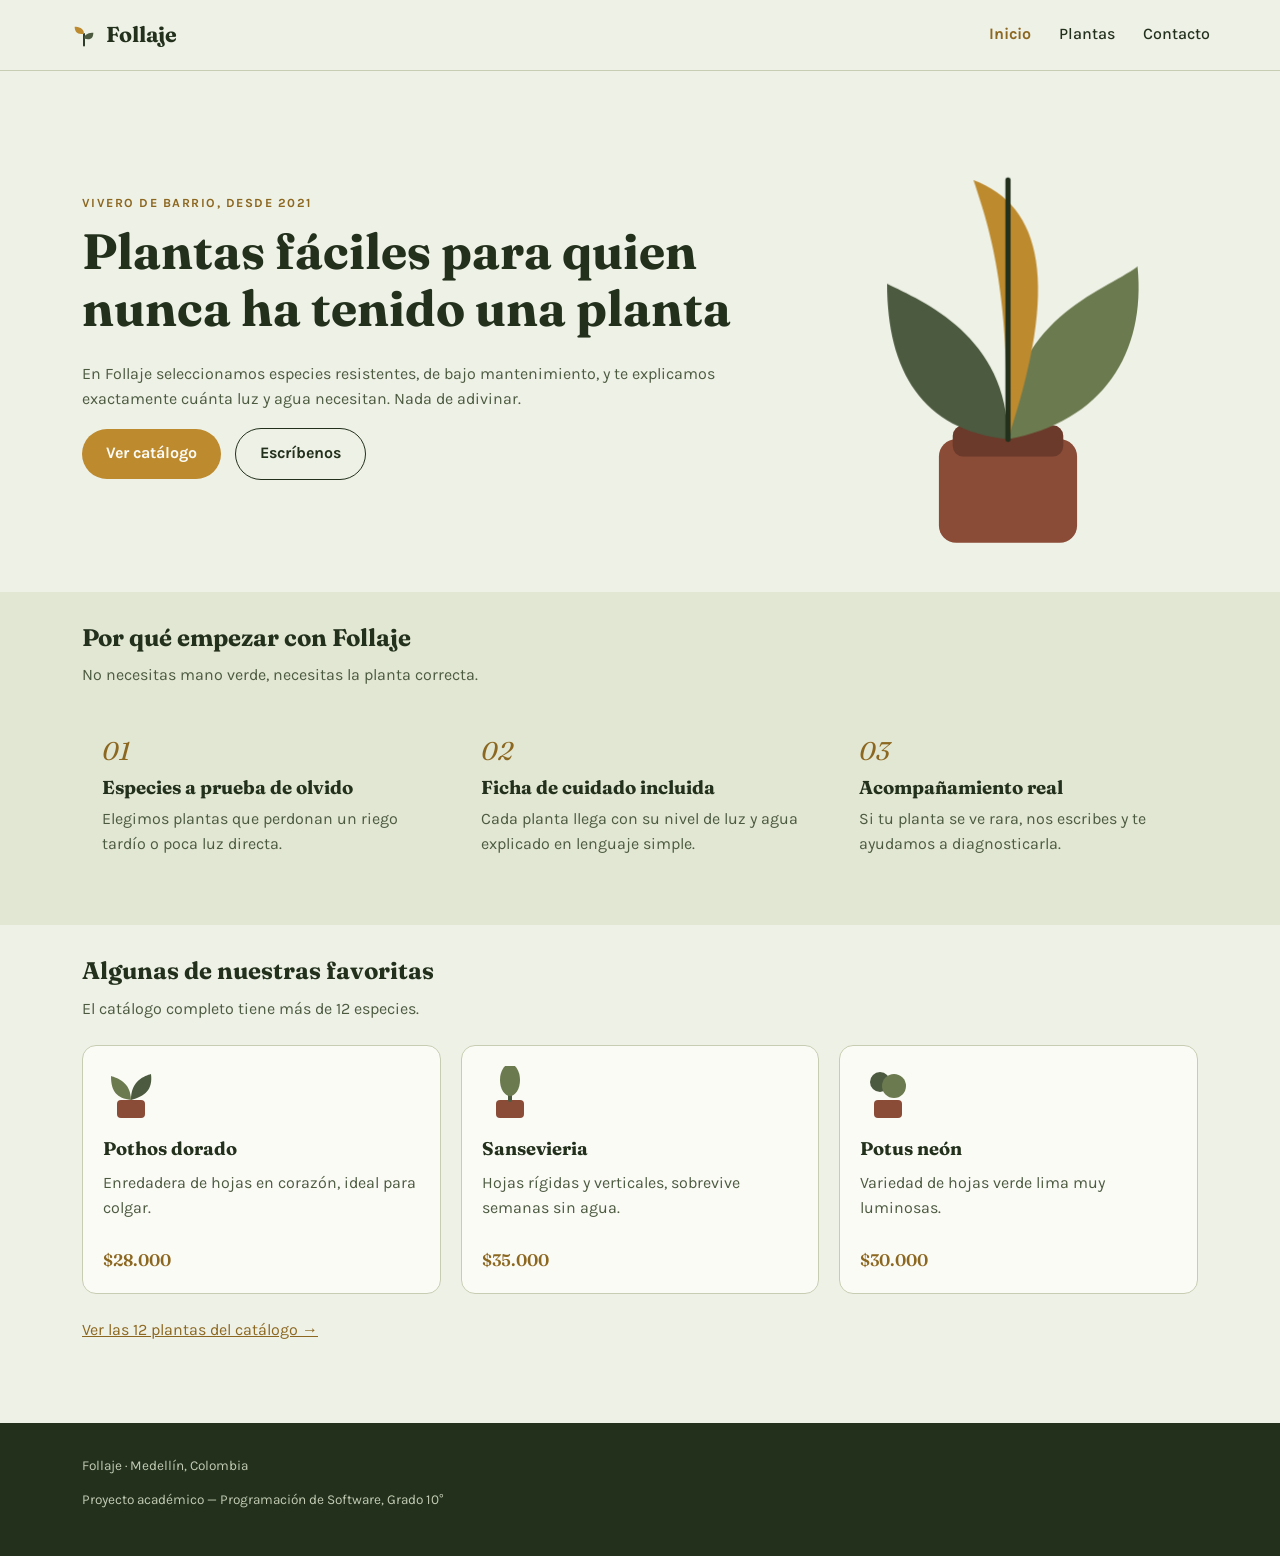
<file: index.html>
<!DOCTYPE html>
<html lang="es">
<head>
<meta charset="UTF-8">
<meta name="viewport" content="width=device-width, initial-scale=1.0">
<title>Follaje — Plantas de interior para principiantes</title>
<meta name="description" content="Follaje: plantas de interior fáciles de cuidar, guías de cuidado y envíos a domicilio.">
<link rel="stylesheet" href="css/styles.css">
</head>
<body>

<header class="site-header">
  <nav class="nav">
    <a href="index.html" class="brand">
      <svg class="brand-mark" viewBox="0 0 24 24" fill="none">
        <path d="M12 21V11" stroke="#22301C" stroke-width="1.6" stroke-linecap="round"/>
        <path d="M12 11C12 6 7 5 4 5C4 9 6 12 12 11Z" fill="#BD8A2E"/>
        <path d="M12 15C12 11 17 10 20 10C20 14 18 17 12 15Z" fill="#4C5A40"/>
      </svg>
      Follaje
    </a>
    <input type="checkbox" id="nav-toggle" class="nav-toggle">
    <label for="nav-toggle" class="nav-toggle-label" aria-label="Abrir menú">
      <span></span><span></span><span></span>
    </label>
    <ul class="nav-links">
      <li><a href="index.html" aria-current="page">Inicio</a></li>
      <li><a href="plantas.html">Plantas</a></li>
      <li><a href="contacto.html">Contacto</a></li>
    </ul>
  </nav>
</header>

<main>

  <section class="hero">
    <div class="container">
      <div class="hero-copy">
        <span class="eyebrow">Vivero de barrio, desde 2021</span>
        <h1>Plantas fáciles para quien nunca ha tenido una planta</h1>
        <p>En Follaje seleccionamos especies resistentes, de bajo mantenimiento, y te explicamos exactamente cuánta luz y agua necesitan. Nada de adivinar.</p>
        <a href="plantas.html" class="btn">Ver catálogo</a>
        <a href="contacto.html" class="btn btn-ghost" style="margin-left:0.6rem;">Escríbenos</a>
      </div>
      <div class="hero-illustration">
        <svg viewBox="0 0 220 260" fill="none" xmlns="http://www.w3.org/2000/svg" aria-hidden="true">
          <rect x="70" y="190" width="80" height="60" rx="10" fill="#8A4B37"/>
          <rect x="78" y="182" width="64" height="18" rx="6" fill="#6B3A2A"/>
          <path class="grow-leaf" d="M110 190 C110 130 60 110 40 100 C40 150 60 185 110 190Z" fill="#4C5A40"/>
          <path class="grow-leaf" d="M110 190 C110 120 165 105 185 90 C190 140 165 180 110 190Z" fill="#6B7A4F"/>
          <path class="grow-leaf" d="M110 190 C110 100 100 70 90 40 C130 55 140 100 110 190Z" fill="#BD8A2E"/>
          <path class="grow-leaf" d="M110 190 L110 40" stroke="#22301C" stroke-width="3" stroke-linecap="round"/>
        </svg>
      </div>
    </div>
  </section>

  <section class="section-alt">
    <div class="container">
      <div class="section-head">
        <h2>Por qué empezar con Follaje</h2>
        <p>No necesitas mano verde, necesitas la planta correcta.</p>
      </div>
      <div class="feature-grid">
        <div class="feature-card">
          <span class="num">01</span>
          <h3>Especies a prueba de olvido</h3>
          <p>Elegimos plantas que perdonan un riego tardío o poca luz directa.</p>
        </div>
        <div class="feature-card">
          <span class="num">02</span>
          <h3>Ficha de cuidado incluida</h3>
          <p>Cada planta llega con su nivel de luz y agua explicado en lenguaje simple.</p>
        </div>
        <div class="feature-card">
          <span class="num">03</span>
          <h3>Acompañamiento real</h3>
          <p>Si tu planta se ve rara, nos escribes y te ayudamos a diagnosticarla.</p>
        </div>
      </div>
    </div>
  </section>

  <section>
    <div class="container">
      <div class="section-head">
        <h2>Algunas de nuestras favoritas</h2>
        <p>El catálogo completo tiene más de 12 especies.</p>
      </div>
      <div class="plant-grid">

        <article class="plant-card">
          <svg class="pot-icon" viewBox="0 0 56 56" aria-hidden="true">
            <rect x="14" y="34" width="28" height="18" rx="4" fill="#8A4B37"/>
            <path d="M28 34C28 16 14 12 8 10C8 26 14 32 28 34Z" fill="#6B7A4F"/>
            <path d="M28 34C28 14 42 10 48 8C50 24 42 30 28 34Z" fill="#4C5A40"/>
          </svg>
          <h3>Pothos dorado</h3>
          <p>Enredadera de hojas en corazón, ideal para colgar.</p>
          <span class="price">$28.000</span>
        </article>

        <article class="plant-card">
          <svg class="pot-icon" viewBox="0 0 56 56" aria-hidden="true">
            <rect x="14" y="34" width="28" height="18" rx="4" fill="#8A4B37"/>
            <path d="M28 34V8" stroke="#4C5A40" stroke-width="4" stroke-linecap="round"/>
            <ellipse cx="28" cy="14" rx="10" ry="16" fill="#6B7A4F"/>
          </svg>
          <h3>Sansevieria</h3>
          <p>Hojas rígidas y verticales, sobrevive semanas sin agua.</p>
          <span class="price">$35.000</span>
        </article>

        <article class="plant-card">
          <svg class="pot-icon" viewBox="0 0 56 56" aria-hidden="true">
            <rect x="14" y="34" width="28" height="18" rx="4" fill="#8A4B37"/>
            <circle cx="20" cy="16" r="10" fill="#4C5A40"/>
            <circle cx="34" cy="20" r="12" fill="#6B7A4F"/>
          </svg>
          <h3>Potus neón</h3>
          <p>Variedad de hojas verde lima muy luminosas.</p>
          <span class="price">$30.000</span>
        </article>

      </div>
      <p style="margin-top:1.5rem;"><a href="plantas.html">Ver las 12 plantas del catálogo →</a></p>
    </div>
  </section>

</main>

<footer class="site-footer">
  <div class="container">
    <p>Follaje · Medellín, Colombia</p>
    <p>Proyecto académico — Programación de Software, Grado 10°</p>
  </div>
</footer>

</body>
</html>
</file>
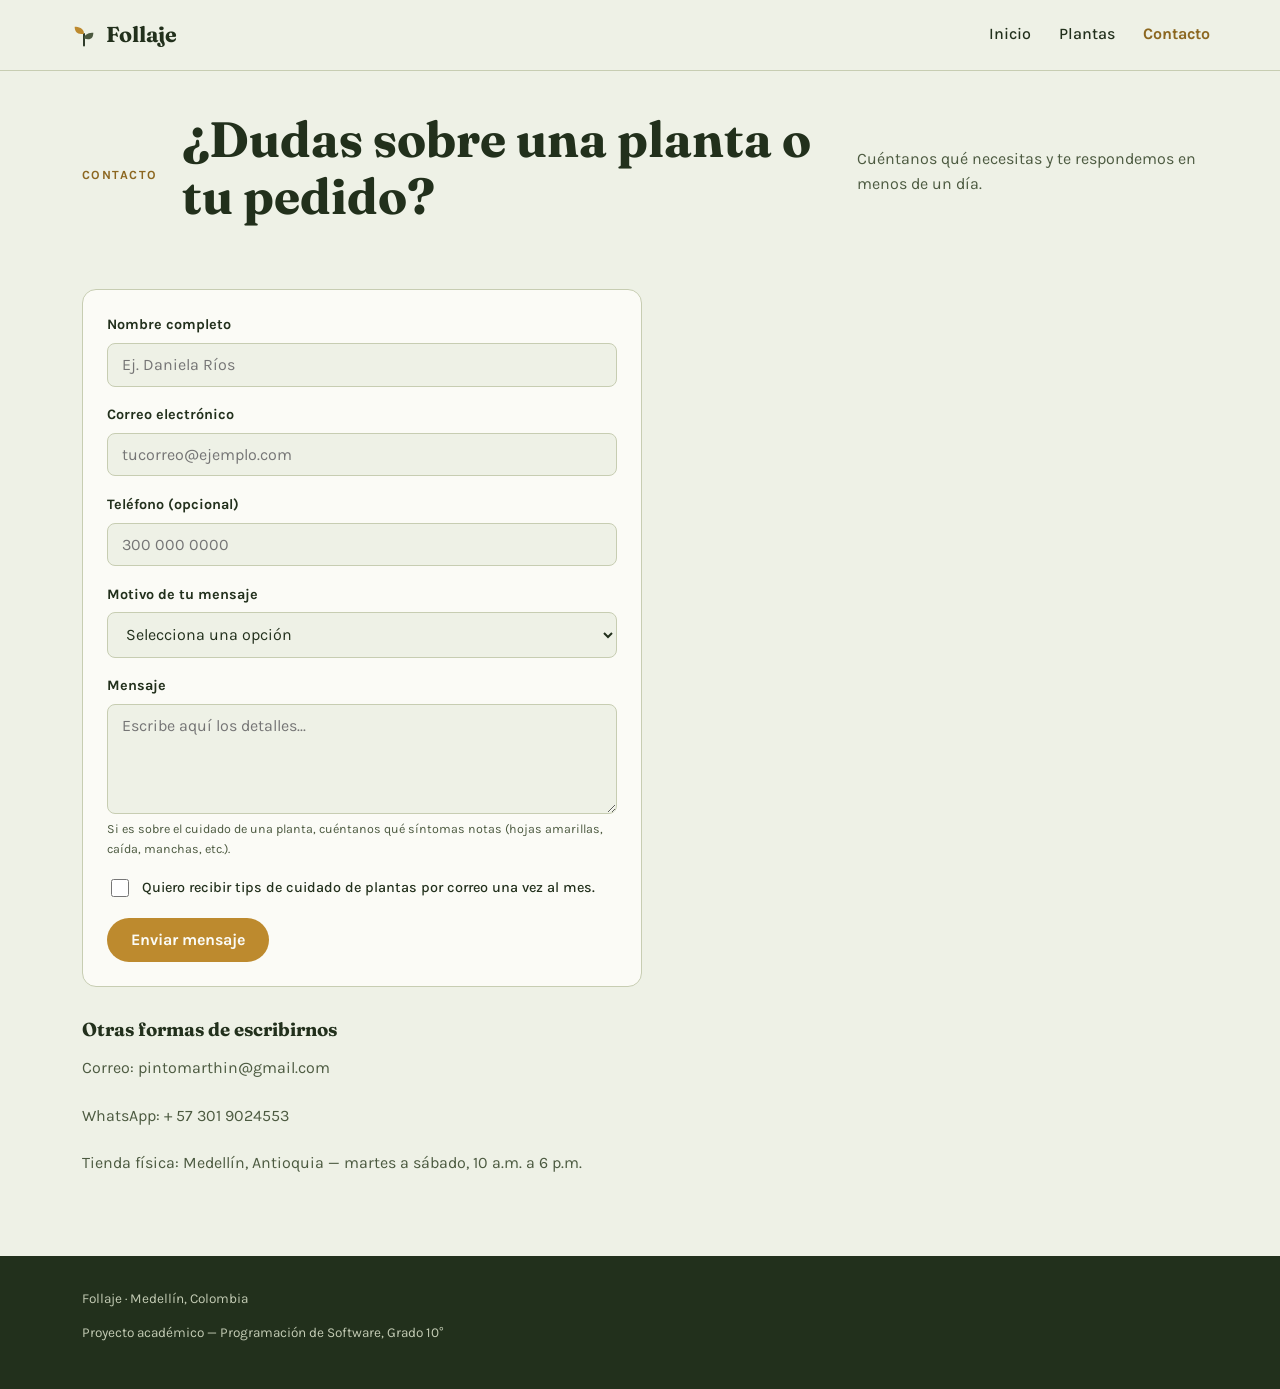
<file: contacto.html>
<!DOCTYPE html>
<html lang="es">
<head>
<meta charset="UTF-8">
<meta name="viewport" content="width=device-width, initial-scale=1.0">
<title>Contacto — Follaje</title>
<meta name="description" content="Escríbenos a Follaje: pedidos, dudas de cuidado o visitas a la tienda.">
<link rel="stylesheet" href="css/styles.css">
</head>
<body>

<header class="site-header">
  <nav class="nav">
    <a href="index.html" class="brand">
      <svg class="brand-mark" viewBox="0 0 24 24" fill="none">
        <path d="M12 21V11" stroke="#22301C" stroke-width="1.6" stroke-linecap="round"/>
        <path d="M12 11C12 6 7 5 4 5C4 9 6 12 12 11Z" fill="#BD8A2E"/>
        <path d="M12 15C12 11 17 10 20 10C20 14 18 17 12 15Z" fill="#4C5A40"/>
      </svg>
      Follaje
    </a>
    <input type="checkbox" id="nav-toggle" class="nav-toggle">
    <label for="nav-toggle" class="nav-toggle-label" aria-label="Abrir menú">
      <span></span><span></span><span></span>
    </label>
    <ul class="nav-links">
      <li><a href="index.html">Inicio</a></li>
      <li><a href="plantas.html">Plantas</a></li>
      <li><a href="contacto.html" aria-current="page">Contacto</a></li>
    </ul>
  </nav>
</header>

<main>
  <section class="hero" style="padding-bottom:0.5rem;">
    <div class="container">
      <span class="eyebrow">Contacto</span>
      <h1>¿Dudas sobre una planta o tu pedido?</h1>
      <p>Cuéntanos qué necesitas y te respondemos en menos de un día.</p>
    </div>
  </section>

  <section>
    <div class="container">

      <form class="form-card" action="#" method="post">

        <div class="field">
          <label for="nombre">Nombre completo</label>
          <input type="text" id="nombre" name="nombre" placeholder="Ej. Daniela Ríos" required>
        </div>

        <div class="field">
          <label for="email">Correo electrónico</label>
          <input type="email" id="email" name="email" placeholder="tucorreo@ejemplo.com" required>
        </div>

        <div class="field">
          <label for="telefono">Teléfono (opcional)</label>
          <input type="tel" id="telefono" name="telefono" placeholder="300 000 0000" pattern="[0-9 ]{7,15}">
        </div>

        <div class="field">
          <label for="motivo">Motivo de tu mensaje</label>
          <select id="motivo" name="motivo" required>
            <option value="" selected disabled>Selecciona una opción</option>
            <option value="pedido">Estado de un pedido</option>
            <option value="cuidado">Consulta de cuidado de una planta</option>
            <option value="visita">Agendar visita a la tienda</option>
            <option value="otro">Otro</option>
          </select>
        </div>

        <div class="field">
          <label for="mensaje">Mensaje</label>
          <textarea id="mensaje" name="mensaje" placeholder="Escribe aquí los detalles..." required></textarea>
          <p class="hint">Si es sobre el cuidado de una planta, cuéntanos qué síntomas notas (hojas amarillas, caída, manchas, etc.).</p>
        </div>

        <div class="field checkbox-row">
          <input type="checkbox" id="newsletter" name="newsletter">
          <label for="newsletter">Quiero recibir tips de cuidado de plantas por correo una vez al mes.</label>
        </div>

        <button type="submit" class="btn">Enviar mensaje</button>
      </form>

      <div class="contact-info">
        <h3>Otras formas de escribirnos</h3>
        <p>Correo: pintomarthin@gmail.com</p>
        <p>WhatsApp: + 57 301 9024553</p>
        <p>Tienda física: Medellín, Antioquia — martes a sábado, 10 a.m. a 6 p.m.</p>
      </div>

    </div>
  </section>
</main>

<footer class="site-footer">
  <div class="container">
    <p>Follaje · Medellín, Colombia</p>
    <p>Proyecto académico — Programación de Software, Grado 10°</p>
  </div>
</footer>

</body>
</html>
</file>
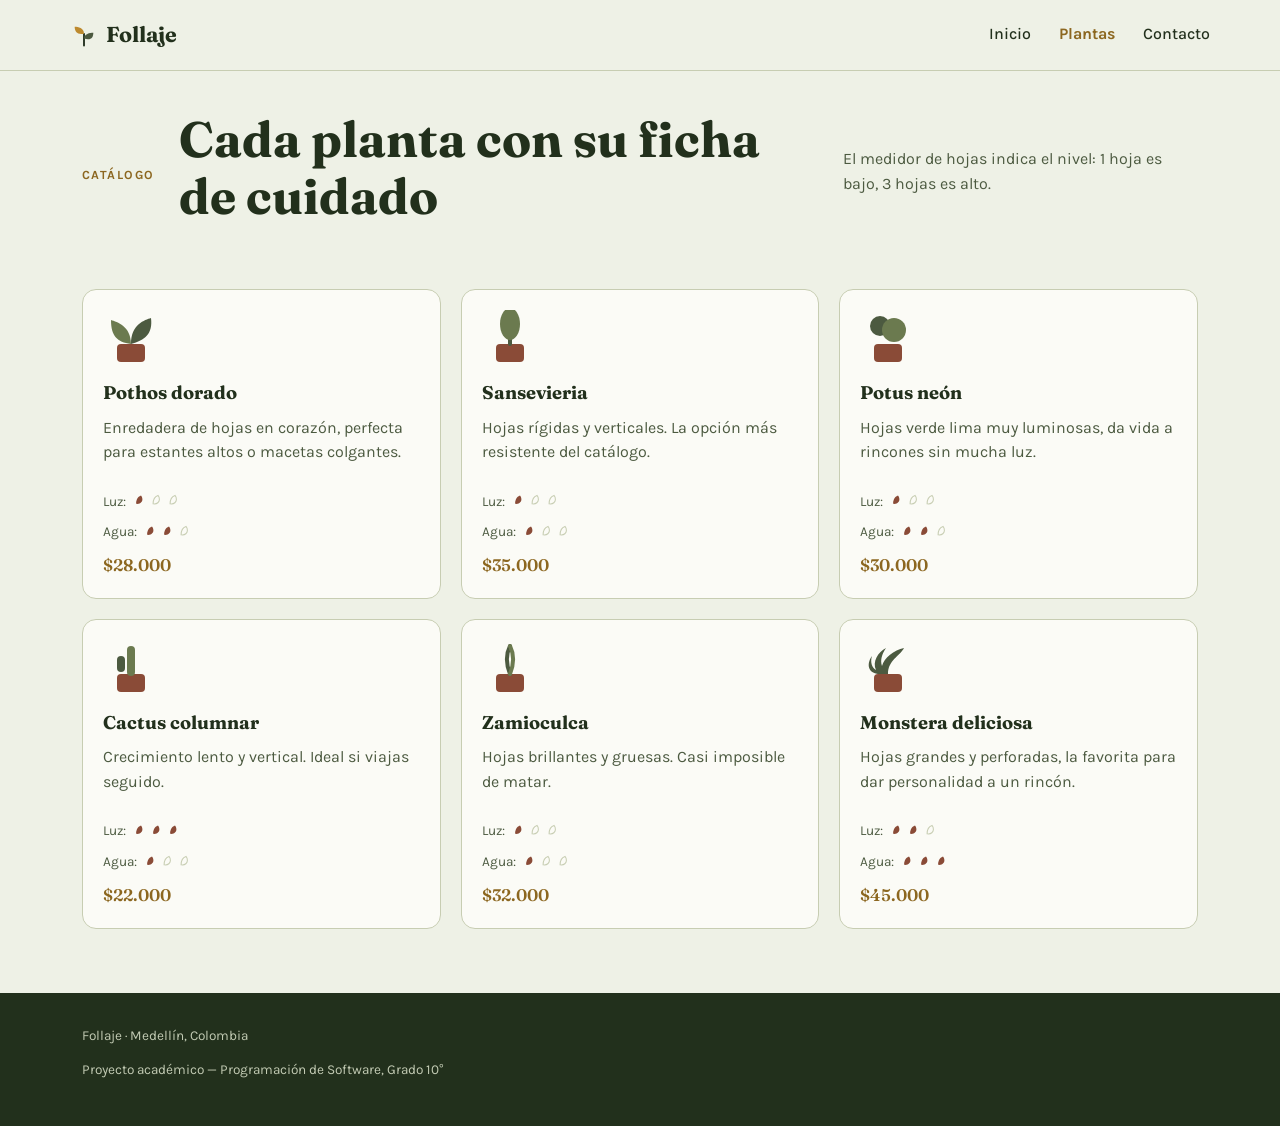
<file: plantas.html>
<!DOCTYPE html>
<html lang="es">
<head>
<meta charset="UTF-8">
<meta name="viewport" content="width=device-width, initial-scale=1.0">
<title>Catálogo de plantas — Follaje</title>
<meta name="description" content="Catálogo de plantas de interior de Follaje, con nivel de luz y agua para cada una.">
<link rel="stylesheet" href="css/styles.css">
</head>
<body>

<header class="site-header">
  <nav class="nav">
    <a href="index.html" class="brand">
      <svg class="brand-mark" viewBox="0 0 24 24" fill="none">
        <path d="M12 21V11" stroke="#22301C" stroke-width="1.6" stroke-linecap="round"/>
        <path d="M12 11C12 6 7 5 4 5C4 9 6 12 12 11Z" fill="#BD8A2E"/>
        <path d="M12 15C12 11 17 10 20 10C20 14 18 17 12 15Z" fill="#4C5A40"/>
      </svg>
      Follaje
    </a>
    <input type="checkbox" id="nav-toggle" class="nav-toggle">
    <label for="nav-toggle" class="nav-toggle-label" aria-label="Abrir menú">
      <span></span><span></span><span></span>
    </label>
    <ul class="nav-links">
      <li><a href="index.html">Inicio</a></li>
      <li><a href="plantas.html" aria-current="page">Plantas</a></li>
      <li><a href="contacto.html">Contacto</a></li>
    </ul>
  </nav>
</header>

<main>
  <section class="hero" style="padding-bottom:0.5rem;">
    <div class="container">
      <span class="eyebrow">Catálogo</span>
      <h1>Cada planta con su ficha de cuidado</h1>
      <p>El medidor de hojas indica el nivel: 1 hoja es bajo, 3 hojas es alto.</p>
    </div>
  </section>

  <section>
    <div class="container">
      <div class="plant-grid">

        <!-- Pothos dorado -->
        <article class="plant-card">
          <svg class="pot-icon" viewBox="0 0 56 56" aria-hidden="true">
            <rect x="14" y="34" width="28" height="18" rx="4" fill="#8A4B37"/>
            <path d="M28 34C28 16 14 12 8 10C8 26 14 32 28 34Z" fill="#6B7A4F"/>
            <path d="M28 34C28 14 42 10 48 8C50 24 42 30 28 34Z" fill="#4C5A40"/>
          </svg>
          <h3>Pothos dorado</h3>
          <p>Enredadera de hojas en corazón, perfecta para estantes altos o macetas colgantes.</p>
          <div class="care-row">Luz:
            <span class="leaf-meter">
              <svg viewBox="0 0 20 20"><path class="fill" d="M10 2C4 4 3 10 3 14c6 1 9-3 9-6 0-3-1-5-2-6Z"/></svg>
              <svg viewBox="0 0 20 20" class="empty"><path class="fill" d="M10 2C4 4 3 10 3 14c6 1 9-3 9-6 0-3-1-5-2-6Z"/></svg>
              <svg viewBox="0 0 20 20" class="empty"><path class="fill" d="M10 2C4 4 3 10 3 14c6 1 9-3 9-6 0-3-1-5-2-6Z"/></svg>
            </span>
          </div>
          <div class="care-row">Agua:
            <span class="leaf-meter">
              <svg viewBox="0 0 20 20"><path class="fill" d="M10 2C4 4 3 10 3 14c6 1 9-3 9-6 0-3-1-5-2-6Z"/></svg>
              <svg viewBox="0 0 20 20"><path class="fill" d="M10 2C4 4 3 10 3 14c6 1 9-3 9-6 0-3-1-5-2-6Z"/></svg>
              <svg viewBox="0 0 20 20" class="empty"><path class="fill" d="M10 2C4 4 3 10 3 14c6 1 9-3 9-6 0-3-1-5-2-6Z"/></svg>
            </span>
          </div>
          <span class="price">$28.000</span>
        </article>

        <!-- Sansevieria -->
        <article class="plant-card">
          <svg class="pot-icon" viewBox="0 0 56 56" aria-hidden="true">
            <rect x="14" y="34" width="28" height="18" rx="4" fill="#8A4B37"/>
            <path d="M28 34V8" stroke="#4C5A40" stroke-width="4" stroke-linecap="round"/>
            <ellipse cx="28" cy="14" rx="10" ry="16" fill="#6B7A4F"/>
          </svg>
          <h3>Sansevieria</h3>
          <p>Hojas rígidas y verticales. La opción más resistente del catálogo.</p>
          <div class="care-row">Luz:
            <span class="leaf-meter">
              <svg viewBox="0 0 20 20"><path class="fill" d="M10 2C4 4 3 10 3 14c6 1 9-3 9-6 0-3-1-5-2-6Z"/></svg>
              <svg viewBox="0 0 20 20" class="empty"><path class="fill" d="M10 2C4 4 3 10 3 14c6 1 9-3 9-6 0-3-1-5-2-6Z"/></svg>
              <svg viewBox="0 0 20 20" class="empty"><path class="fill" d="M10 2C4 4 3 10 3 14c6 1 9-3 9-6 0-3-1-5-2-6Z"/></svg>
            </span>
          </div>
          <div class="care-row">Agua:
            <span class="leaf-meter">
              <svg viewBox="0 0 20 20"><path class="fill" d="M10 2C4 4 3 10 3 14c6 1 9-3 9-6 0-3-1-5-2-6Z"/></svg>
              <svg viewBox="0 0 20 20" class="empty"><path class="fill" d="M10 2C4 4 3 10 3 14c6 1 9-3 9-6 0-3-1-5-2-6Z"/></svg>
              <svg viewBox="0 0 20 20" class="empty"><path class="fill" d="M10 2C4 4 3 10 3 14c6 1 9-3 9-6 0-3-1-5-2-6Z"/></svg>
            </span>
          </div>
          <span class="price">$35.000</span>
        </article>

        <!-- Potus neón -->
        <article class="plant-card">
          <svg class="pot-icon" viewBox="0 0 56 56" aria-hidden="true">
            <rect x="14" y="34" width="28" height="18" rx="4" fill="#8A4B37"/>
            <circle cx="20" cy="16" r="10" fill="#4C5A40"/>
            <circle cx="34" cy="20" r="12" fill="#6B7A4F"/>
          </svg>
          <h3>Potus neón</h3>
          <p>Hojas verde lima muy luminosas, da vida a rincones sin mucha luz.</p>
          <div class="care-row">Luz:
            <span class="leaf-meter">
              <svg viewBox="0 0 20 20"><path class="fill" d="M10 2C4 4 3 10 3 14c6 1 9-3 9-6 0-3-1-5-2-6Z"/></svg>
              <svg viewBox="0 0 20 20" class="empty"><path class="fill" d="M10 2C4 4 3 10 3 14c6 1 9-3 9-6 0-3-1-5-2-6Z"/></svg>
              <svg viewBox="0 0 20 20" class="empty"><path class="fill" d="M10 2C4 4 3 10 3 14c6 1 9-3 9-6 0-3-1-5-2-6Z"/></svg>
            </span>
          </div>
          <div class="care-row">Agua:
            <span class="leaf-meter">
              <svg viewBox="0 0 20 20"><path class="fill" d="M10 2C4 4 3 10 3 14c6 1 9-3 9-6 0-3-1-5-2-6Z"/></svg>
              <svg viewBox="0 0 20 20"><path class="fill" d="M10 2C4 4 3 10 3 14c6 1 9-3 9-6 0-3-1-5-2-6Z"/></svg>
              <svg viewBox="0 0 20 20" class="empty"><path class="fill" d="M10 2C4 4 3 10 3 14c6 1 9-3 9-6 0-3-1-5-2-6Z"/></svg>
            </span>
          </div>
          <span class="price">$30.000</span>
        </article>

        <!-- Cactus san pedro -->
        <article class="plant-card">
          <svg class="pot-icon" viewBox="0 0 56 56" aria-hidden="true">
            <rect x="14" y="34" width="28" height="18" rx="4" fill="#8A4B37"/>
            <rect x="24" y="6" width="8" height="30" rx="4" fill="#6B7A4F"/>
            <rect x="14" y="16" width="8" height="16" rx="4" fill="#4C5A40"/>
          </svg>
          <h3>Cactus columnar</h3>
          <p>Crecimiento lento y vertical. Ideal si viajas seguido.</p>
          <div class="care-row">Luz:
            <span class="leaf-meter">
              <svg viewBox="0 0 20 20"><path class="fill" d="M10 2C4 4 3 10 3 14c6 1 9-3 9-6 0-3-1-5-2-6Z"/></svg>
              <svg viewBox="0 0 20 20"><path class="fill" d="M10 2C4 4 3 10 3 14c6 1 9-3 9-6 0-3-1-5-2-6Z"/></svg>
              <svg viewBox="0 0 20 20"><path class="fill" d="M10 2C4 4 3 10 3 14c6 1 9-3 9-6 0-3-1-5-2-6Z"/></svg>
            </span>
          </div>
          <div class="care-row">Agua:
            <span class="leaf-meter">
              <svg viewBox="0 0 20 20"><path class="fill" d="M10 2C4 4 3 10 3 14c6 1 9-3 9-6 0-3-1-5-2-6Z"/></svg>
              <svg viewBox="0 0 20 20" class="empty"><path class="fill" d="M10 2C4 4 3 10 3 14c6 1 9-3 9-6 0-3-1-5-2-6Z"/></svg>
              <svg viewBox="0 0 20 20" class="empty"><path class="fill" d="M10 2C4 4 3 10 3 14c6 1 9-3 9-6 0-3-1-5-2-6Z"/></svg>
            </span>
          </div>
          <span class="price">$22.000</span>
        </article>

        <!-- Zamioculca -->
        <article class="plant-card">
          <svg class="pot-icon" viewBox="0 0 56 56" aria-hidden="true">
            <rect x="14" y="34" width="28" height="18" rx="4" fill="#8A4B37"/>
            <path d="M28 34C24 24 24 14 28 6" stroke="#4C5A40" stroke-width="4" stroke-linecap="round" fill="none"/>
            <path d="M28 34C32 24 32 14 28 6" stroke="#6B7A4F" stroke-width="4" stroke-linecap="round" fill="none"/>
          </svg>
          <h3>Zamioculca</h3>
          <p>Hojas brillantes y gruesas. Casi imposible de matar.</p>
          <div class="care-row">Luz:
            <span class="leaf-meter">
              <svg viewBox="0 0 20 20"><path class="fill" d="M10 2C4 4 3 10 3 14c6 1 9-3 9-6 0-3-1-5-2-6Z"/></svg>
              <svg viewBox="0 0 20 20" class="empty"><path class="fill" d="M10 2C4 4 3 10 3 14c6 1 9-3 9-6 0-3-1-5-2-6Z"/></svg>
              <svg viewBox="0 0 20 20" class="empty"><path class="fill" d="M10 2C4 4 3 10 3 14c6 1 9-3 9-6 0-3-1-5-2-6Z"/></svg>
            </span>
          </div>
          <div class="care-row">Agua:
            <span class="leaf-meter">
              <svg viewBox="0 0 20 20"><path class="fill" d="M10 2C4 4 3 10 3 14c6 1 9-3 9-6 0-3-1-5-2-6Z"/></svg>
              <svg viewBox="0 0 20 20" class="empty"><path class="fill" d="M10 2C4 4 3 10 3 14c6 1 9-3 9-6 0-3-1-5-2-6Z"/></svg>
              <svg viewBox="0 0 20 20" class="empty"><path class="fill" d="M10 2C4 4 3 10 3 14c6 1 9-3 9-6 0-3-1-5-2-6Z"/></svg>
            </span>
          </div>
          <span class="price">$32.000</span>
        </article>

        <!-- Monstera -->
        <article class="plant-card">
          <svg class="pot-icon" viewBox="0 0 56 56" aria-hidden="true">
            <rect x="14" y="34" width="28" height="18" rx="4" fill="#8A4B37"/>
            <path d="M28 34C28 20 40 16 44 8C34 10 24 18 22 26C20 20 22 14 26 8C18 12 12 22 16 30C12 28 10 22 12 16C6 24 8 34 20 34Z" fill="#4C5A40"/>
          </svg>
          <h3>Monstera deliciosa</h3>
          <p>Hojas grandes y perforadas, la favorita para dar personalidad a un rincón.</p>
          <div class="care-row">Luz:
            <span class="leaf-meter">
              <svg viewBox="0 0 20 20"><path class="fill" d="M10 2C4 4 3 10 3 14c6 1 9-3 9-6 0-3-1-5-2-6Z"/></svg>
              <svg viewBox="0 0 20 20"><path class="fill" d="M10 2C4 4 3 10 3 14c6 1 9-3 9-6 0-3-1-5-2-6Z"/></svg>
              <svg viewBox="0 0 20 20" class="empty"><path class="fill" d="M10 2C4 4 3 10 3 14c6 1 9-3 9-6 0-3-1-5-2-6Z"/></svg>
            </span>
          </div>
          <div class="care-row">Agua:
            <span class="leaf-meter">
              <svg viewBox="0 0 20 20"><path class="fill" d="M10 2C4 4 3 10 3 14c6 1 9-3 9-6 0-3-1-5-2-6Z"/></svg>
              <svg viewBox="0 0 20 20"><path class="fill" d="M10 2C4 4 3 10 3 14c6 1 9-3 9-6 0-3-1-5-2-6Z"/></svg>
              <svg viewBox="0 0 20 20"><path class="fill" d="M10 2C4 4 3 10 3 14c6 1 9-3 9-6 0-3-1-5-2-6Z"/></svg>
            </span>
          </div>
          <span class="price">$45.000</span>
        </article>

      </div>
    </div>
  </section>
</main>

<footer class="site-footer">
  <div class="container">
    <p>Follaje · Medellín, Colombia</p>
    <p>Proyecto académico — Programación de Software, Grado 10°</p>
  </div>
</footer>

</body>
</html>
</file>
<file: css/styles.css>
/* =========================================================
   FOLLAJE — hoja de estilos
   Enfoque: Mobile-first. Las reglas base son para celular;
   las @media queries ajustan tablet y escritorio.
   ========================================================= */

@import url('https://fonts.googleapis.com/css2?family=Fraunces:ital,wght@0,500;0,600;0,700;1,500&family=Karla:wght@400;500;700&display=swap');

:root{
  /* Paleta */
  --bg:        #EEF1E6; /* papel salvia claro */
  --bg-alt:    #E2E7D3; /* panel salvia un poco más oscuro */
  --ink:       #22301C; /* verde musgo casi negro, texto principal */
  --ink-soft:  #4C5A40; /* verde musgo suave, texto secundario */
  --accent:    #BD8A2E; /* mostaza/ocre, para acentos y enlaces */
  --accent-dk: #8C6720; /* mostaza oscuro, hover */
  --clay:      #8A4B37; /* terracota apagado, solo para "nivel de cuidado" */
  --line:      #C7CDB2; /* líneas divisorias */
  --white:     #FBFBF6;

  --font-display: 'Fraunces', serif;
  --font-body: 'Karla', sans-serif;

  --radius: 14px;
  --maxw: 1180px;
}

@media (prefers-reduced-motion: reduce){
  *{ animation-duration: 0.001ms !important; animation-iteration-count: 1 !important; transition-duration: 0.001ms !important; }
}

*, *::before, *::after{ box-sizing: border-box; }

html{ scroll-behavior: smooth; }

body{
  margin: 0;
  background: var(--bg);
  color: var(--ink);
  font-family: var(--font-body);
  line-height: 1.55;
  -webkit-font-smoothing: antialiased;
}

img, svg{ max-width: 100%; display: block; }

a{ color: var(--accent-dk); }

h1, h2, h3{
  font-family: var(--font-display);
  color: var(--ink);
  margin: 0 0 0.5em 0;
  line-height: 1.15;
}

p{ margin: 0 0 1em 0; color: var(--ink-soft); }

.container{
  width: 100%;
  max-width: var(--maxw);
  margin: 0 auto;
  padding: 0 1.25rem;
}

/* -------------------- Header / navegación -------------------- */

.site-header{
  background: var(--bg);
  border-bottom: 1px solid var(--line);
  position: sticky;
  top: 0;
  z-index: 50;
}

.nav{
  display: flex;
  align-items: center;
  justify-content: space-between;
  padding: 0.9rem 1.25rem;
  max-width: var(--maxw);
  margin: 0 auto;
}

.brand{
  display: flex;
  align-items: center;
  gap: 0.5rem;
  font-family: var(--font-display);
  font-weight: 700;
  font-size: 1.35rem;
  color: var(--ink);
  text-decoration: none;
}

.brand-mark{ width: 28px; height: 28px; flex: none; }

/* truco de menú móvil: checkbox oculto + label como botón */
.nav-toggle{ display: none; }

.nav-toggle-label{
  display: flex;
  flex-direction: column;
  gap: 5px;
  width: 30px;
  cursor: pointer;
}
.nav-toggle-label span{
  display: block;
  height: 2px;
  background: var(--ink);
  border-radius: 2px;
}

.nav-links{
  list-style: none;
  display: flex;
  flex-direction: column;
  gap: 0;
  margin: 0;
  padding: 0;
  position: absolute;
  top: 100%;
  left: 0;
  right: 0;
  background: var(--bg);
  border-bottom: 1px solid var(--line);
  max-height: 0;
  overflow: hidden;
  transition: max-height 0.3s ease;
}

.nav-toggle:checked ~ .nav-links{
  max-height: 300px;
}

.nav-links a{
  display: block;
  padding: 0.9rem 1.25rem;
  text-decoration: none;
  color: var(--ink);
  font-weight: 500;
  border-top: 1px solid var(--line);
}

.nav-links a[aria-current="page"]{
  color: var(--accent-dk);
  font-weight: 700;
}

/* -------------------- Hero -------------------- */

.hero{
  padding: 2.5rem 0 2rem;
}

.hero .container{
  display: flex;
  flex-direction: column;
  gap: 1.5rem;
}

.eyebrow{
  display: inline-block;
  font-size: 0.78rem;
  letter-spacing: 0.12em;
  text-transform: uppercase;
  color: var(--accent-dk);
  font-weight: 700;
  margin-bottom: 0.6rem;
}

.hero h1{
  font-size: 2.1rem;
}

.hero-illustration{
  width: 100%;
  max-width: 320px;
  margin: 0 auto;
}

/* dibujo de la planta creciendo */
.grow-leaf{
  transform-origin: bottom center;
  animation: grow 900ms ease-out both;
}
.grow-leaf:nth-child(2){ animation-delay: 120ms; }
.grow-leaf:nth-child(3){ animation-delay: 260ms; }
.grow-leaf:nth-child(4){ animation-delay: 400ms; }

@keyframes grow{
  from{ transform: scaleY(0); opacity: 0; }
  to{ transform: scaleY(1); opacity: 1; }
}

/* -------------------- Botones -------------------- */

.btn{
  display: inline-block;
  padding: 0.8rem 1.5rem;
  border-radius: 999px;
  background: var(--accent);
  color: var(--white);
  text-decoration: none;
  font-weight: 700;
  border: none;
  cursor: pointer;
  font-family: var(--font-body);
  font-size: 1rem;
  transition: background 0.2s ease, transform 0.2s ease;
}
.btn:hover{ background: var(--accent-dk); transform: translateY(-1px); }

.btn-ghost{
  background: transparent;
  color: var(--ink);
  border: 1.5px solid var(--ink);
}
.btn-ghost:hover{ background: var(--ink); color: var(--white); }

/* -------------------- Secciones genéricas -------------------- */

section{ padding: 2rem 0; }

.section-alt{ background: var(--bg-alt); }

.section-head{
  max-width: 46ch;
  margin-bottom: 1.5rem;
}

/* -------------------- Tarjetas de plantas -------------------- */

.plant-grid{
  display: grid;
  grid-template-columns: 1fr;
  gap: 1.25rem;
}

.plant-card{
  background: var(--white);
  border: 1px solid var(--line);
  border-radius: var(--radius);
  padding: 1.25rem;
  display: flex;
  flex-direction: column;
  gap: 0.6rem;
}

.plant-card .pot-icon{ width: 56px; height: 56px; margin-bottom: 0.4rem; }

.plant-card h3{ font-size: 1.15rem; margin-bottom: 0.15rem; }

.price{
  font-family: var(--font-display);
  font-weight: 600;
  color: var(--accent-dk);
  font-size: 1.05rem;
}

/* Medidor de cuidado: hojitas rellenas según nivel (1-3) */
.care-row{
  display: flex;
  align-items: center;
  gap: 0.5rem;
  font-size: 0.85rem;
  color: var(--ink-soft);
}

.leaf-meter{ display: flex; gap: 3px; }
.leaf-meter svg{ width: 14px; height: 14px; }
.leaf-meter svg .fill{ fill: var(--clay); }
.leaf-meter svg.empty .fill{ fill: none; stroke: var(--line); stroke-width: 1.5; }

/* -------------------- Tarjetas destacadas (home) -------------------- */

.feature-grid{
  display: grid;
  grid-template-columns: 1fr;
  gap: 1.25rem;
}

.feature-card{
  padding: 1.25rem;
}

.feature-card .num{
  font-family: var(--font-display);
  font-style: italic;
  color: var(--accent-dk);
  font-size: 1.6rem;
  display: block;
  margin-bottom: 0.3rem;
}

/* -------------------- Formulario de contacto -------------------- */

.form-card{
  background: var(--white);
  border: 1px solid var(--line);
  border-radius: var(--radius);
  padding: 1.5rem;
  max-width: 560px;
}

.field{
  margin-bottom: 1.1rem;
  display: flex;
  flex-direction: column;
  gap: 0.4rem;
}

.field label{
  font-weight: 700;
  font-size: 0.9rem;
  color: var(--ink);
}

.field .hint{
  font-size: 0.78rem;
  color: var(--ink-soft);
  margin: 0;
}

input, select, textarea{
  font-family: var(--font-body);
  font-size: 1rem;
  padding: 0.7rem 0.85rem;
  border: 1.5px solid var(--line);
  border-radius: 8px;
  background: var(--bg);
  color: var(--ink);
}

input:focus, select:focus, textarea:focus{
  outline: 3px solid var(--accent);
  outline-offset: 1px;
  border-color: var(--accent);
}

textarea{ resize: vertical; min-height: 110px; }

.checkbox-row{
  flex-direction: row;
  align-items: flex-start;
  gap: 0.6rem;
}
.checkbox-row input{ width: 18px; height: 18px; margin-top: 0.15rem; }
.checkbox-row label{ font-weight: 500; }

.contact-info{
  margin-top: 2rem;
  display: flex;
  flex-direction: column;
  gap: 0.4rem;
}

/* -------------------- Footer -------------------- */

.site-footer{
  background: var(--ink);
  color: var(--bg);
  padding: 2rem 0;
  margin-top: 2rem;
}
.site-footer a{ color: var(--bg); }
.site-footer p{ color: #C3CBB4; font-size: 0.85rem; }

/* =========================================================
   TABLET  (≥ 768px)
   ========================================================= */
@media (min-width: 768px){
  .container{ padding: 0 2rem; }

  .nav-toggle-label{ display: none; }

  .nav-links{
    position: static;
    max-height: none;
    overflow: visible;
    flex-direction: row;
    background: transparent;
    border: none;
  }
  .nav-links a{ border-top: none; padding: 0.5rem 0 0.5rem 1.75rem; }

  .hero .container{
    flex-direction: row;
    align-items: center;
  }
  .hero-copy{ flex: 1; }
  .hero-illustration{ flex: 1; max-width: 380px; }

  .hero h1{ font-size: 2.6rem; }

  .plant-grid{ grid-template-columns: repeat(2, 1fr); }
  .feature-grid{ grid-template-columns: repeat(3, 1fr); }
}

/* =========================================================
   ESCRITORIO  (≥ 1024px)
   ========================================================= */
@media (min-width: 1024px){
  .hero h1{ font-size: 3.1rem; }
  .plant-grid{ grid-template-columns: repeat(3, 1fr); }
}
</file>
